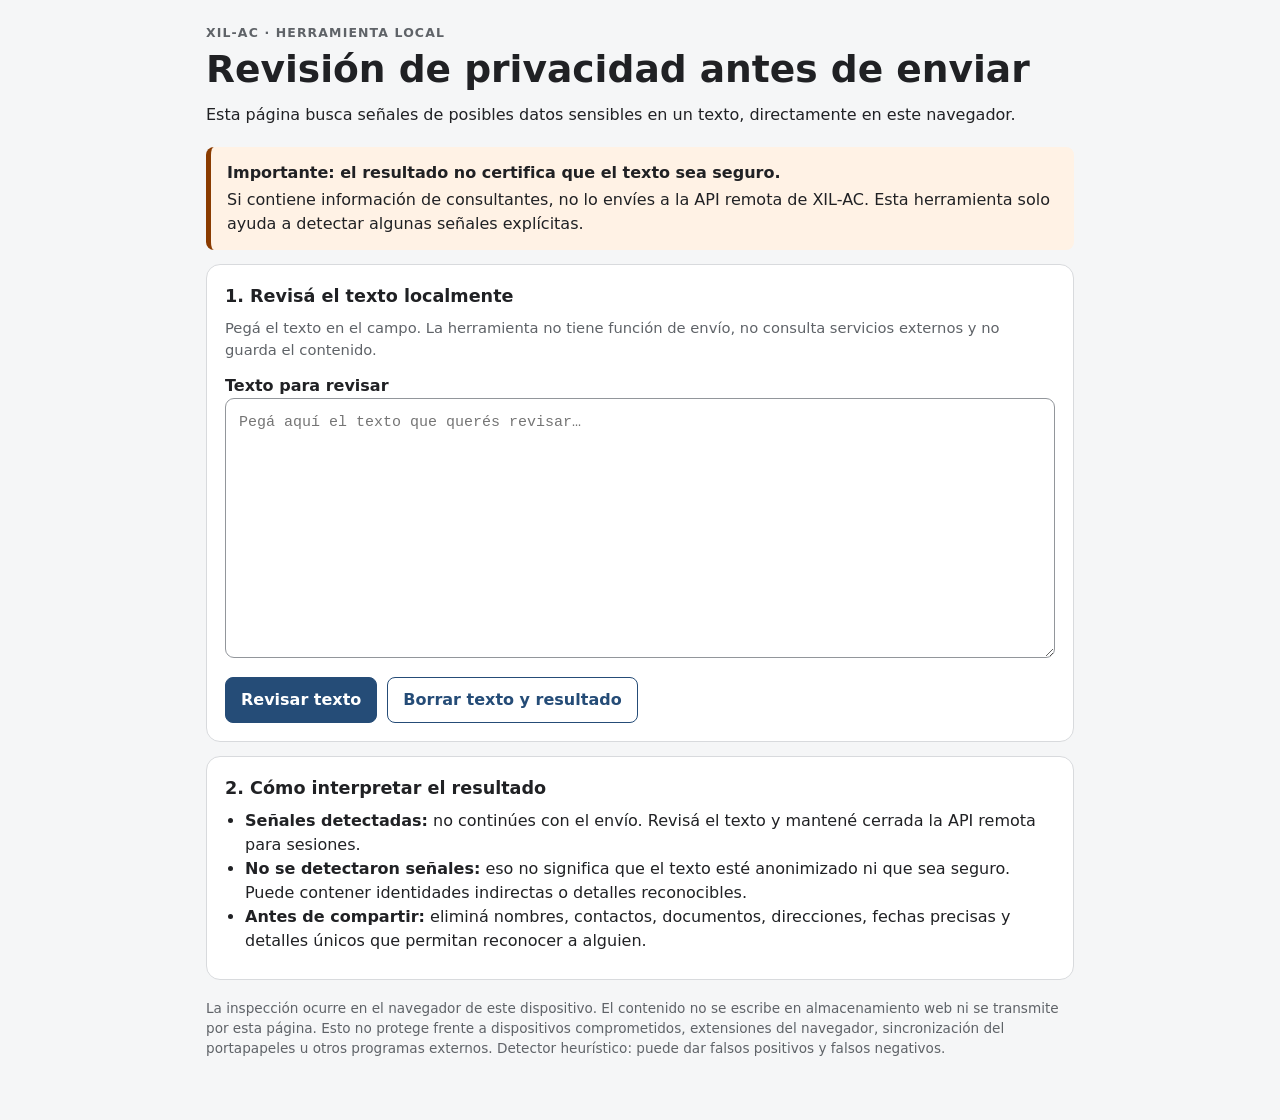
<file: local-privacy-review/index.html>
<!doctype html>
<html lang="es">
<head>
<meta charset="utf-8">
<meta name="viewport" content="width=device-width, initial-scale=1">
<meta name="referrer" content="no-referrer">
<meta http-equiv="Content-Security-Policy" content="default-src 'none'; style-src 'unsafe-inline'; script-src 'unsafe-inline'; base-uri 'none'; form-action 'none'; connect-src 'none'; img-src 'none'; font-src 'none'; media-src 'none'; object-src 'none'; frame-src 'none'">
<title>XIL-AC · Revisión local de privacidad</title>
<style>
:root{color-scheme:light;--ink:#202124;--muted:#5f6368;--line:#d8dadd;--paper:#fff;--wash:#f5f6f7;--warn:#8a3b00;--warnbg:#fff2e5;--ok:#215b36;--okbg:#eaf5ee;--blue:#254c77}
*{box-sizing:border-box}body{margin:0;background:var(--wash);color:var(--ink);font:16px/1.5 system-ui,-apple-system,BlinkMacSystemFont,"Segoe UI",sans-serif}
main{max-width:900px;margin:0 auto;padding:24px 16px 48px}.top{margin-bottom:20px}.eyebrow{font-size:.78rem;letter-spacing:.09em;text-transform:uppercase;color:var(--muted);font-weight:700}
h1{font-size:clamp(1.65rem,5vw,2.35rem);line-height:1.15;margin:.35rem 0 .7rem}h2{font-size:1.1rem;margin:0 0 .5rem}
p{margin:.4rem 0 .8rem}.panel{background:var(--paper);border:1px solid var(--line);border-radius:14px;padding:18px;margin:14px 0}
.notice{border-left:5px solid var(--warn);background:var(--warnbg);padding:14px 16px;border-radius:8px}.notice strong{display:block;margin-bottom:3px}
textarea{width:100%;min-height:260px;resize:vertical;border:1px solid #92969b;border-radius:9px;padding:13px;font:15px/1.5 ui-monospace,SFMono-Regular,Consolas,monospace;background:#fff;color:#171717}
textarea:focus,button:focus-visible{outline:3px solid #7aa7d9;outline-offset:2px}.actions{display:flex;gap:10px;flex-wrap:wrap;margin-top:12px}
button{border:1px solid var(--blue);border-radius:8px;padding:10px 15px;font:inherit;font-weight:650;cursor:pointer;background:var(--blue);color:white}button.secondary{background:white;color:var(--blue)}
.result{margin-top:16px;padding:15px;border-radius:9px;border:1px solid var(--line);background:white}.result.high,.result.medium{border-color:#d28a50;background:var(--warnbg)}.result.none{border-color:#75a487;background:var(--okbg)}
.pill{display:inline-block;border:1px solid currentColor;border-radius:99px;padding:2px 9px;font-size:.82rem;font-weight:700;margin-bottom:7px}
ul{padding-left:1.25rem;margin:.45rem 0}.muted{color:var(--muted);font-size:.92rem}.privacy{font-weight:650}.foot{font-size:.85rem;color:var(--muted);margin-top:18px}
[hidden]{display:none!important}
</style>
</head>
<body>
<main>
<header class="top">
  <div class="eyebrow">XIL-AC · herramienta local</div>
  <h1>Revisión de privacidad antes de enviar</h1>
  <p>Esta página busca señales de posibles datos sensibles en un texto, directamente en este navegador.</p>
</header>
<section class="notice" role="note" aria-label="Advertencia de privacidad">
  <strong>Importante: el resultado no certifica que el texto sea seguro.</strong>
  Si contiene información de consultantes, no lo envíes a la API remota de XIL-AC. Esta herramienta solo ayuda a detectar algunas señales explícitas.
</section>
<section class="panel">
  <h2>1. Revisá el texto localmente</h2>
  <p class="muted">Pegá el texto en el campo. La herramienta no tiene función de envío, no consulta servicios externos y no guarda el contenido.</p>
  <label for="source" class="privacy">Texto para revisar</label>
  <textarea id="source" spellcheck="false" autocomplete="off" autocapitalize="off" placeholder="Pegá aquí el texto que querés revisar…"></textarea>
  <div class="actions">
    <button id="scan" type="button">Revisar texto</button>
    <button id="clear" type="button" class="secondary">Borrar texto y resultado</button>
  </div>
  <div id="result" class="result" role="status" aria-live="polite" hidden></div>
</section>
<section class="panel">
  <h2>2. Cómo interpretar el resultado</h2>
  <ul>
    <li><strong>Señales detectadas:</strong> no continúes con el envío. Revisá el texto y mantené cerrada la API remota para sesiones.</li>
    <li><strong>No se detectaron señales:</strong> eso no significa que el texto esté anonimizado ni que sea seguro. Puede contener identidades indirectas o detalles reconocibles.</li>
    <li><strong>Antes de compartir:</strong> eliminá nombres, contactos, documentos, direcciones, fechas precisas y detalles únicos que permitan reconocer a alguien.</li>
  </ul>
</section>
<p class="foot">La inspección ocurre en el navegador de este dispositivo. El contenido no se escribe en almacenamiento web ni se transmite por esta página. Esto no protege frente a dispositivos comprometidos, extensiones del navegador, sincronización del portapapeles u otros programas externos. Detector heurístico: puede dar falsos positivos y falsos negativos.</p>
</main>
<script>
"use strict";
const rules = [
  ["correo electrónico", /\b[A-Z0-9._%+-]+@[A-Z0-9.-]+\.[A-Z]{2,}\b/i, "identificador directo"],
  ["teléfono con formato", /(?<!\w)(?:\+\d{1,3}[\s.-]?)?\(?\d{2,4}\)?[\s.-]\d{3,4}[\s.-]?\d{3,4}(?!\w)/i, "identificador directo"],
  ["documento etiquetado", /\b(?:DNI|CUIL|CUIT|documento|pasaporte)\s*(?:n(?:ro|úm(?:ero)?)?\.?\s*)?[:#-]?\s*[A-Z0-9.-]{6,}\b/i, "identificador directo"],
  ["nombre etiquetado", /\b(?:nombre completo|nombre y apellido|nombre del consultante|consultante|paciente)\s*[:=]\s*[^\n,;]{2,80}/i, "identificador directo"],
  ["domicilio etiquetado", /\b(?:domicilio|direcci[oó]n|vive en|reside en)\s*[:=]?\s*[^\n,;]{5,100}/i, "ubicación personal"],
  ["fecha de nacimiento", /\b(?:fecha de nacimiento|naci[oó] el|nacimiento)\s*[:=]?\s*\d{1,4}[/-]\d{1,2}[/-]\d{1,4}/i, "dato personal"],
  ["información de salud", /\b(?:diagn[oó]stico|medicaci[oó]n|medicamento|psiquiatra|psic[oó]logo|historia cl[ií]nica|internaci[oó]n|tratamiento psicol[oó]gico|salud mental)\b/i, "información de salud"],
  ["violencia o abuso", /\b(?:abuso sexual|violencia sexual|violencia dom[eé]stica|maltrato infantil|agresi[oó]n sexual|trata de personas)\b/i, "información de alta sensibilidad"],
  ["riesgo autolesivo", /\b(?:suicidio|suicida|autolesi[oó]n|hacerme da[nñ]o|quitarme la vida)\b/i, "información de alta sensibilidad"],
  ["sexualidad o intimidad", /\b(?:orientaci[oó]n sexual|vida sexual|relaci[oó]n sexual|aborto|embarazo no deseado)\b/i, "información íntima"],
  ["adicciones", /\b(?:adicci[oó]n|consumo problem[aá]tico|dependencia de sustancias|rehabilitaci[oó]n)\b/i, "información de salud"]
];
const source = document.getElementById("source");
const result = document.getElementById("result");
document.getElementById("scan").addEventListener("click", () => {
  const text = source.value;
  result.hidden = false;
  result.replaceChildren();
  if (!text.trim()) {
    result.className = "result medium";
    const title = document.createElement("strong");
    title.textContent = "No se puede evaluar un texto vacío.";
    const detail = document.createElement("p");
    detail.textContent = "Pegá el contenido que querés revisar. No ingreses información que no sea necesaria.";
    result.append(title, detail);
    return;
  }
  const findings = rules.filter(rule => rule[1].test(text));
  const hasHighSensitivity = findings.some(f => f[2] === "información de alta sensibilidad");
  const hasDirectIdentifier = findings.some(f => f[2] === "identificador directo");
  const hasSensitiveContext = findings.some(f =>
    ["información de salud", "información íntima", "ubicación personal"].includes(f[2])
  );
  const high = hasHighSensitivity || (hasDirectIdentifier && hasSensitiveContext);
  result.className = "result " + (findings.length ? (high ? "high" : "medium") : "none");
  const pill = document.createElement("span");
  pill.className = "pill";
  pill.textContent = findings.length ? (high ? "RIESGO ELEVADO" : "REVISIÓN NECESARIA") : "SIN SEÑALES EXPLÍCITAS";
  const heading = document.createElement("h2");
  heading.textContent = findings.length ? "Se detectaron posibles datos sensibles" : "No se detectaron señales en las reglas disponibles";
  const detail = document.createElement("p");
  detail.textContent = findings.length
    ? "No envíes este contenido a la API remota. El resultado muestra tipos de señales, no los fragmentos coincidentes."
    : "Esto no demuestra que el texto sea anónimo ni seguro. Revisá también nombres implícitos, lugares, fechas, relaciones y detalles únicos.";
  result.append(pill, heading, detail);
  if (findings.length) {
    const list = document.createElement("ul");
    [...new Set(findings.map(f => f[0]))].forEach(label => {
      const item = document.createElement("li");
      item.textContent = label;
      list.append(item);
    });
    result.append(list);
  }
});
document.getElementById("clear").addEventListener("click", () => {
  source.value = "";
  result.replaceChildren();
  result.hidden = true;
  source.focus();
});
</script>
</body>
</html>
</file>
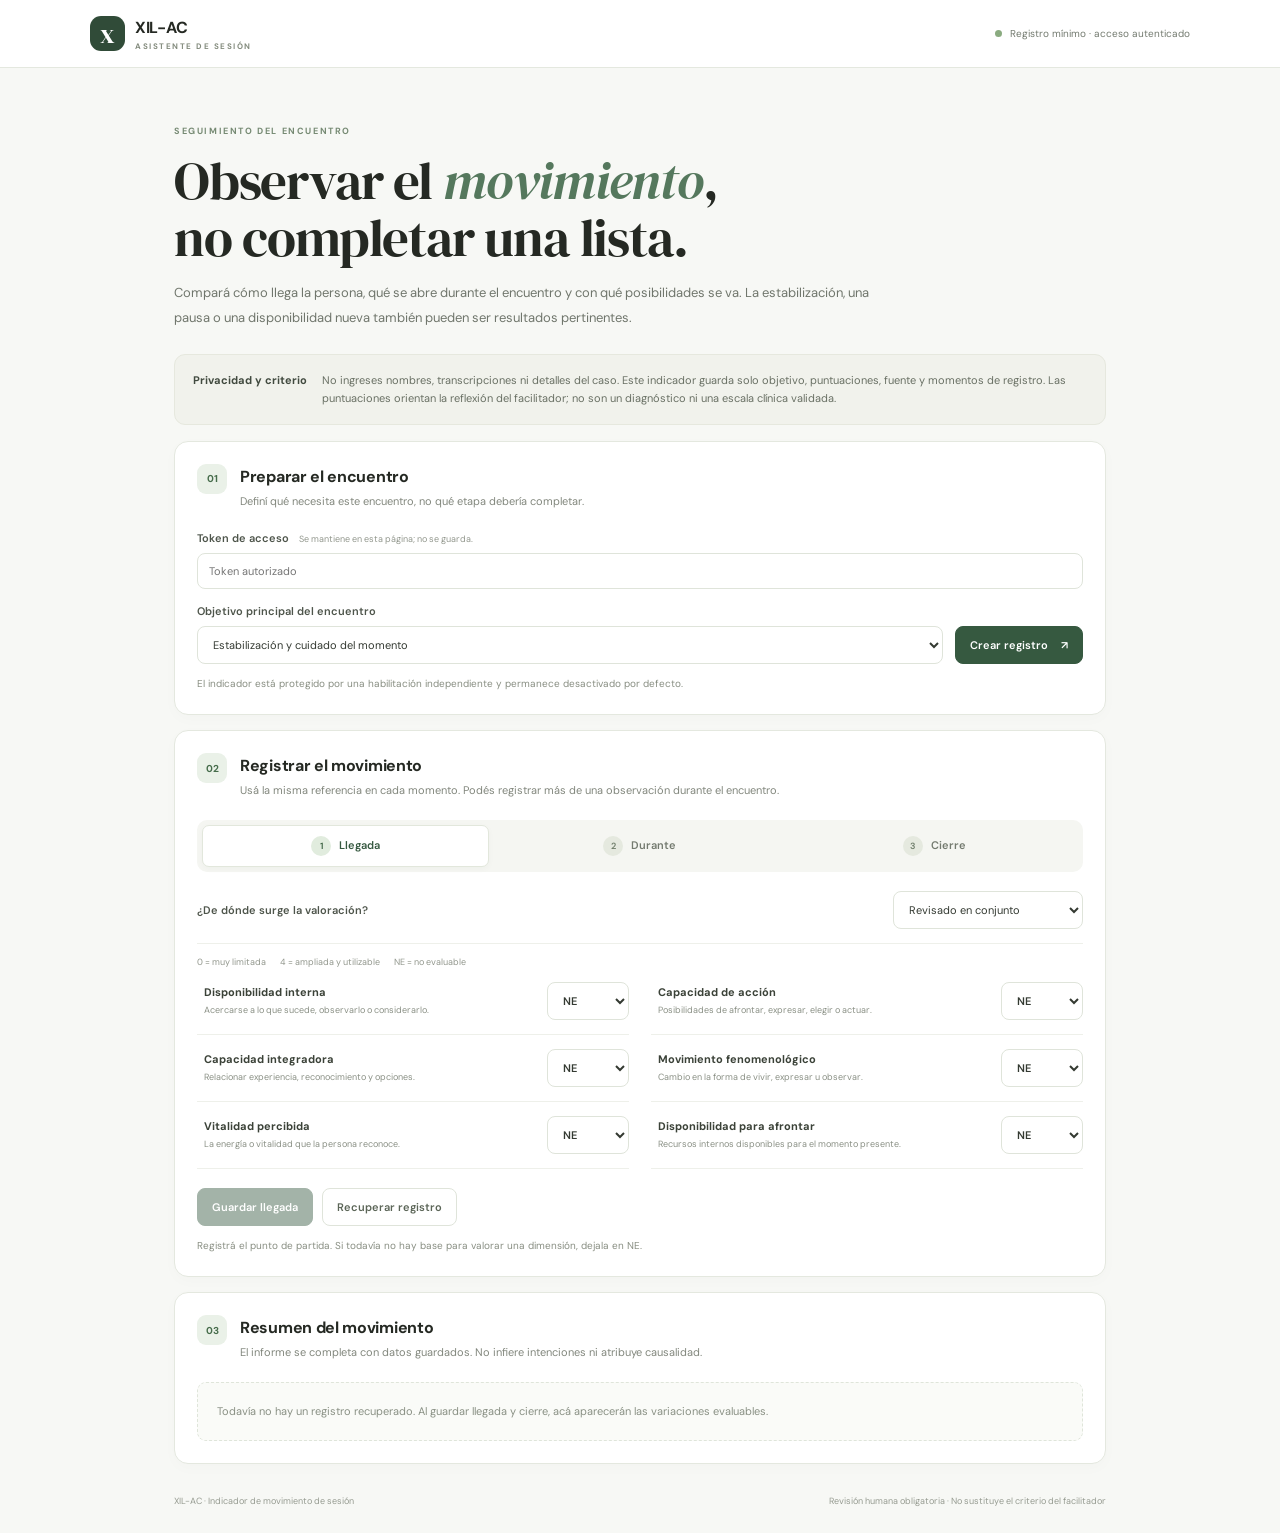
<file: frontend/session-movement/index.html>
<!doctype html>
<html lang="es">
<head>
  <meta charset="utf-8">
  <meta name="viewport" content="width=device-width, initial-scale=1">
  <meta name="color-scheme" content="light">
  <meta name="description" content="Indicador de disponibilidad, energía y movimiento de sesión de XIL-AC.">
  <title>Movimiento de sesión · XIL-AC</title>
  <link rel="stylesheet" href="./styles.css">
</head>
<body>
  <div class="shell">
    <header class="topbar">
      <a class="brand" href="/session-movement/" aria-label="XIL-AC indicador de sesión"><span class="brand-mark">x</span><span>XIL-AC <small>ASISTENTE DE SESIÓN</small></span></a>
      <span class="privacy"><span class="dot"></span> Registro mínimo · acceso autenticado</span>
    </header>
    <main>
      <section class="intro">
        <p class="eyebrow">SEGUIMIENTO DEL ENCUENTRO</p>
        <h1>Observar el <em>movimiento</em>,<br>no completar una lista.</h1>
        <p class="lede">Compará cómo llega la persona, qué se abre durante el encuentro y con qué posibilidades se va. La estabilización, una pausa o una disponibilidad nueva también pueden ser resultados pertinentes.</p>
      </section>

      <section class="notice" role="note">
        <strong>Privacidad y criterio</strong>
        <span>No ingreses nombres, transcripciones ni detalles del caso. Este indicador guarda solo objetivo, puntuaciones, fuente y momentos de registro. Las puntuaciones orientan la reflexión del facilitador; no son un diagnóstico ni una escala clínica validada.</span>
      </section>

      <section class="panel setup" aria-labelledby="setupTitle">
        <div class="section-heading"><span class="step">01</span><div><h2 id="setupTitle">Preparar el encuentro</h2><p>Definí qué necesita este encuentro, no qué etapa debería completar.</p></div></div>
        <label for="token">Token de acceso <span>Se mantiene en esta página; no se guarda.</span></label>
        <input id="token" type="password" autocomplete="off" placeholder="Token autorizado" required>
        <div class="field-row">
          <div class="field">
            <label for="objective">Objetivo principal del encuentro</label>
            <select id="objective">
              <option value="stabilization">Estabilización y cuidado del momento</option>
              <option value="availability">Construir disponibilidad interna</option>
              <option value="exploration">Explorar y diferenciar la experiencia</option>
              <option value="integration">Integrar lo reconocido</option>
              <option value="action">Ampliar posibilidades de acción</option>
              <option value="other">Otro objetivo contextual</option>
            </select>
          </div>
          <button class="primary" id="start" type="button">Crear registro <span>↗</span></button>
        </div>
        <div class="session-id-row" id="sessionIdRow" hidden>
          <div><span class="micro-label">IDENTIFICADOR DEL REGISTRO</span><code id="sessionId"></code></div>
          <button class="secondary" id="copyId" type="button">Copiar identificador</button>
        </div>
        <p class="helper" id="setupStatus" aria-live="polite">El indicador está protegido por una habilitación independiente y permanece desactivado por defecto.</p>
      </section>

      <section class="panel" aria-labelledby="measureTitle">
        <div class="section-heading"><span class="step">02</span><div><h2 id="measureTitle">Registrar el movimiento</h2><p>Usá la misma referencia en cada momento. Podés registrar más de una observación durante el encuentro.</p></div></div>
        <div class="phase-tabs" role="group" aria-label="Momento del encuentro">
          <button class="phase active" data-phase="arrival" type="button"><span>1</span> Llegada</button>
          <button class="phase" data-phase="during" type="button"><span>2</span> Durante</button>
          <button class="phase" data-phase="closing" type="button"><span>3</span> Cierre</button>
        </div>
        <div class="source-row">
          <label for="source">¿De dónde surge la valoración?</label>
          <select id="source">
            <option value="jointly_reviewed">Revisado en conjunto</option>
            <option value="consultante_self_report">Autorreporte del consultante</option>
            <option value="facilitator_observation">Observación del facilitador</option>
          </select>
        </div>
        <div class="scale-intro"><span>0 = muy limitada</span><span>4 = ampliada y utilizable</span><span>NE = no evaluable</span></div>
        <div class="metrics">
          <label class="metric"><span><strong>Disponibilidad interna</strong><small>Acercarse a lo que sucede, observarlo o considerarlo.</small></span><select data-metric="availability" aria-label="Disponibilidad interna"></select></label>
          <label class="metric"><span><strong>Capacidad de acción</strong><small>Posibilidades de afrontar, expresar, elegir o actuar.</small></span><select data-metric="action_capacity" aria-label="Capacidad de acción"></select></label>
          <label class="metric"><span><strong>Capacidad integradora</strong><small>Relacionar experiencia, reconocimiento y opciones.</small></span><select data-metric="integration_capacity" aria-label="Capacidad integradora"></select></label>
          <label class="metric"><span><strong>Movimiento fenomenológico</strong><small>Cambio en la forma de vivir, expresar u observar.</small></span><select data-metric="phenomenological_movement" aria-label="Movimiento fenomenológico"></select></label>
          <label class="metric"><span><strong>Vitalidad percibida</strong><small>La energía o vitalidad que la persona reconoce.</small></span><select data-metric="vitality_energy" aria-label="Vitalidad percibida"></select></label>
          <label class="metric"><span><strong>Disponibilidad para afrontar</strong><small>Recursos internos disponibles para el momento presente.</small></span><select data-metric="coping_availability" aria-label="Disponibilidad para afrontar"></select></label>
        </div>
        <div class="actions">
          <button class="primary" id="saveSnapshot" type="button" disabled>Guardar llegada</button>
          <button class="secondary" id="refresh" type="button">Recuperar registro</button>
        </div>
        <p class="helper" id="measureStatus" aria-live="polite">Primero creá el registro y después guardá la valoración de llegada.</p>
      </section>

      <section class="panel report" aria-labelledby="reportTitle">
        <div class="section-heading"><span class="step">03</span><div><h2 id="reportTitle">Resumen del movimiento</h2><p>El informe se completa con datos guardados. No infiere intenciones ni atribuye causalidad.</p></div></div>
        <div class="empty-report" id="emptyReport">Todavía no hay un registro recuperado. Al guardar llegada y cierre, acá aparecerán las variaciones evaluables.</div>
        <div id="reportContent" hidden>
          <div class="report-summary" id="reportSummary"></div>
          <div class="chart" id="chart" aria-label="Comparación entre llegada y cierre"></div>
          <div class="report-notice" id="reportNotice"></div>
          <div class="actions"><button class="primary" id="copyReport" type="button">Copiar bloque para informe</button><button class="secondary" id="downloadReport" type="button">Guardar resumen JSON</button></div>
        </div>
      </section>
      <footer><span>XIL-AC · Indicador de movimiento de sesión</span><span>Revisión humana obligatoria · No sustituye el criterio del facilitador</span></footer>
    </main>
  </div>
  <div id="toast" class="toast" role="status" aria-live="polite"></div>
  <script src="./app.js" defer></script>
</body>
</html>
</file>
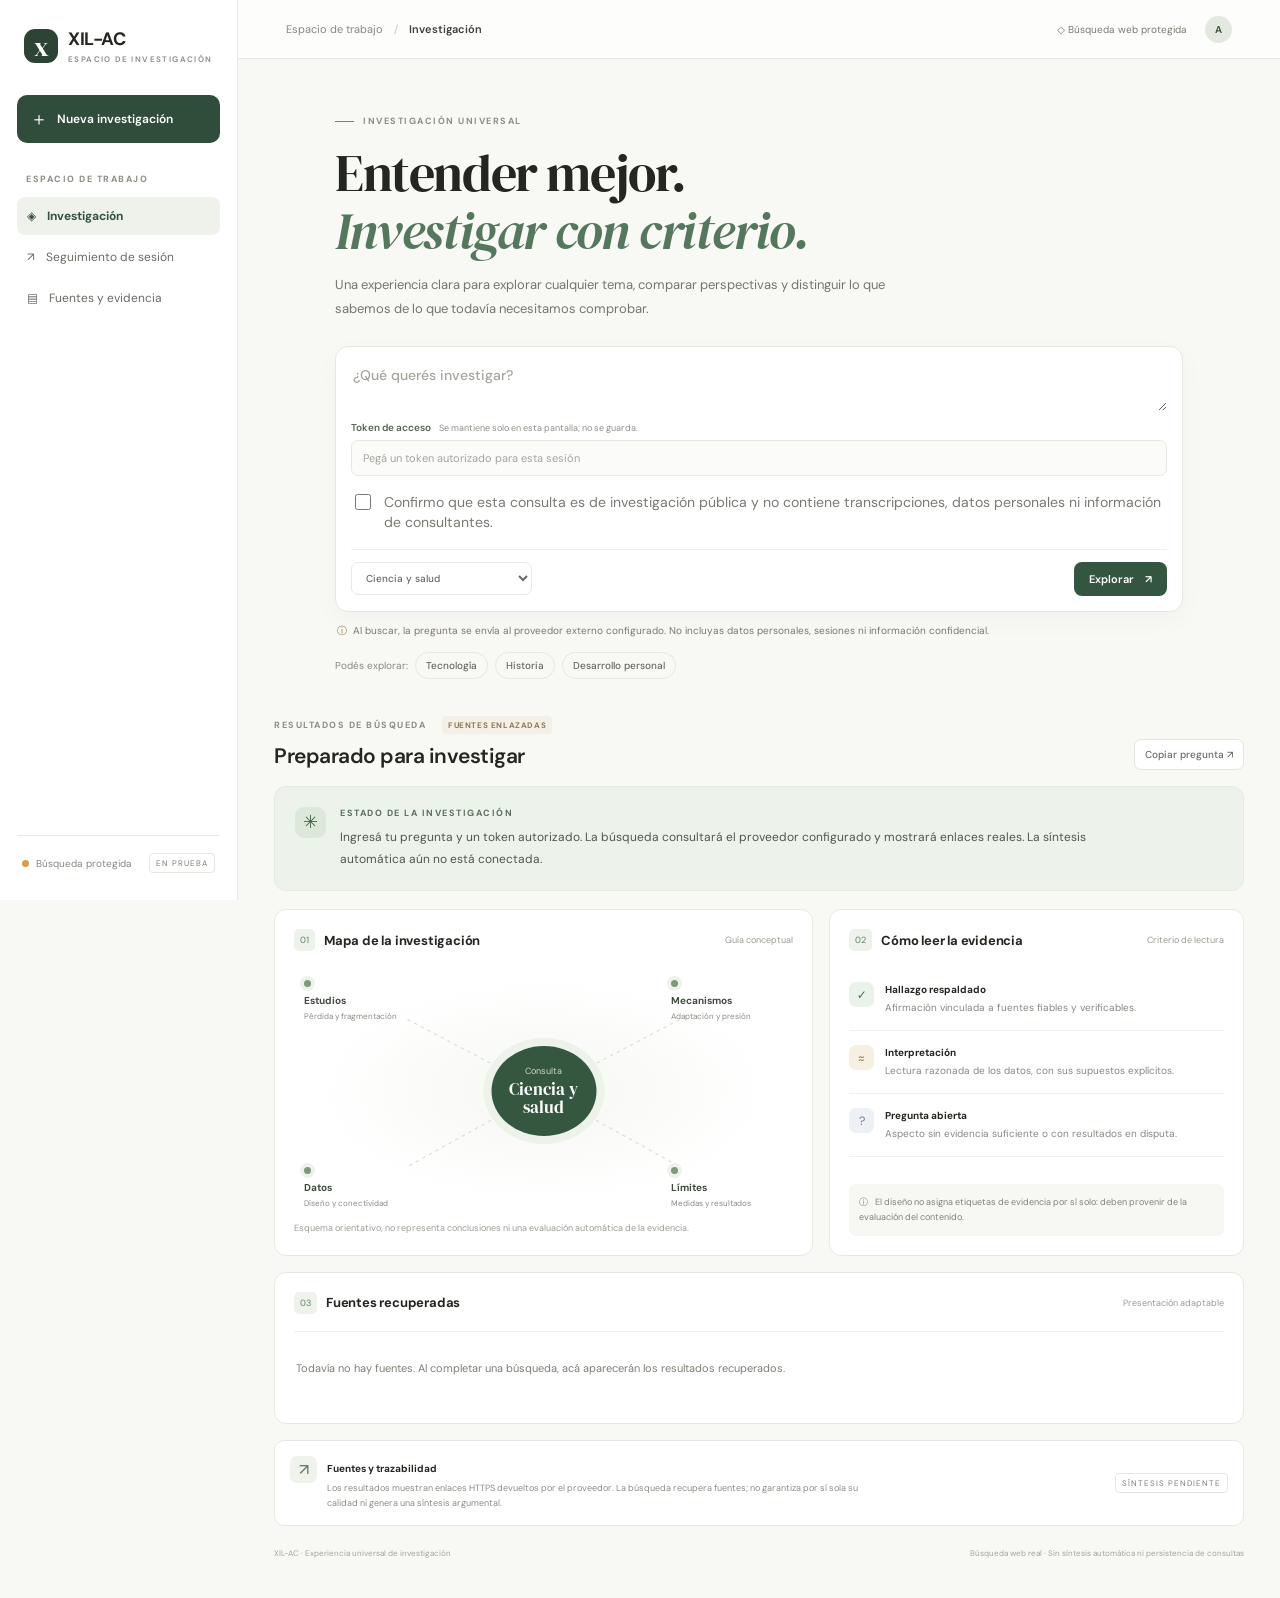
<file: frontend/universal-research/index.html>
<!doctype html>
<html lang="es">
<head>
  <meta charset="utf-8">
  <meta name="viewport" content="width=device-width, initial-scale=1">
  <meta name="color-scheme" content="light">
  <meta name="description" content="Prototipo de la experiencia universal de investigación de XIL-AC.">
  <title>Investigación · XIL-AC</title>
  <link rel="stylesheet" href="./styles.css">
</head>
<body>
  <div class="app-shell">
    <aside class="sidebar" aria-label="Navegación principal">
      <a class="brand" href="#" aria-label="XIL-AC inicio"><span class="brand-mark">x</span><span>XIL-AC<small>ESPACIO DE INVESTIGACIÓN</small></span></a>
      <button class="new-research" id="newResearch" type="button"><span aria-hidden="true">＋</span> Nueva investigación</button>
      <div class="side-label">ESPACIO DE TRABAJO</div>
      <a class="nav-item active" href="#research"><span aria-hidden="true">◈</span> Investigación</a>
      <a class="nav-item" href="/session-movement/"><span aria-hidden="true">↗</span> Seguimiento de sesión</a>
      <a class="nav-item" href="#sources"><span aria-hidden="true">▤</span> Fuentes y evidencia</a>
      <div class="sidebar-bottom"><span class="status-dot"></span><span>Búsqueda protegida</span><span class="status-pill">EN PRUEBA</span></div>
    </aside>

    <main id="research" class="main-content">
      <header class="topbar"><div class="breadcrumb">Espacio de trabajo <span>/</span> <strong>Investigación</strong></div><div class="topbar-right"><span class="private-label"><span aria-hidden="true">◇</span> Búsqueda web protegida</span><span class="avatar" aria-label="Usuario">A</span></div></header>
      <section class="welcome">
        <div class="eyebrow"><span class="eyebrow-line"></span> INVESTIGACIÓN UNIVERSAL</div>
        <h1>Entender mejor.<br><em>Investigar con criterio.</em></h1>
        <p class="intro">Una experiencia clara para explorar cualquier tema, comparar perspectivas y distinguir lo que sabemos de lo que todavía necesitamos comprobar.</p>
        <form id="researchForm" class="search-panel">
          <label class="sr-only" for="researchQuestion">¿Qué querés investigar?</label>
          <textarea id="researchQuestion" rows="2" placeholder="¿Qué querés investigar?" required></textarea>
          <label class="access-label" for="accessToken">Token de acceso <span>Se mantiene solo en esta pantalla; no se guarda.</span></label>
          <input id="accessToken" class="access-token" type="password" autocomplete="off" spellcheck="false" placeholder="Pegá un token autorizado para esta sesión" required>
          <label class="privacy-confirmation"><input id="confirmPublicQuery" type="checkbox" required> Confirmo que esta consulta es de investigación pública y no contiene transcripciones, datos personales ni información de consultantes.</label><div class="search-controls"><label class="select-wrap"><span class="sr-only">Área de investigación</span><select id="domain"><option value="science">Ciencia y salud</option><option value="history">Historia y cultura</option><option value="technology">Tecnología</option><option value="business">Negocios y estrategia</option><option value="education">Educación y conceptos</option><option value="cfe">Desarrollo personal y CFE</option></select></label><button class="primary-button" type="submit">Explorar <span aria-hidden="true">↗</span></button></div>
        </form>
        <p class="privacy-hint">Al buscar, la pregunta se envía al proveedor externo configurado. No incluyas datos personales, sesiones ni información confidencial.</p>
        <div class="suggestions"><span>Podés explorar:</span><button type="button" data-prompt="Comparar dos tecnologías emergentes">Tecnología</button><button type="button" data-prompt="Investigar un acontecimiento histórico y sus fuentes">Historia</button><button type="button" data-prompt="Analizar distintas perspectivas sobre una pregunta humana">Desarrollo personal</button></div>
      </section>

      <section class="results" aria-live="polite" aria-busy="false" id="results">
        <div class="results-heading"><div><div class="eyebrow">RESULTADOS DE BÚSQUEDA <span class="demo-tag">FUENTES ENLAZADAS</span></div><h2 id="resultTitle">Preparado para investigar</h2></div><button class="quiet-button" id="copySummary" type="button">Copiar pregunta <span aria-hidden="true">↗</span></button></div>
        <div class="summary-card">
          <div class="summary-icon" aria-hidden="true">✳</div>
          <div><div class="card-kicker">ESTADO DE LA INVESTIGACIÓN</div><p id="summaryText">Ingresá tu pregunta y un token autorizado. La búsqueda consultará el proveedor configurado y mostrará enlaces reales. La síntesis automática aún no está conectada.</p></div>
        </div>

        <div class="content-grid">
          <article class="panel overview-panel"><div class="panel-heading"><div><span class="panel-index">01</span><h3>Mapa de la investigación</h3></div><span class="subtle">Guía conceptual</span></div>
            <div class="topic-map" id="topicMap">
              <div class="topic-center"><span>Consulta</span><strong>Tu<br>pregunta</strong></div>
              <div class="topic-node node-one"><span class="node-dot"></span><strong>Hábitats</strong><small>Pérdida y fragmentación</small></div>
              <div class="topic-node node-two"><span class="node-dot"></span><strong>Especies</strong><small>Adaptación y presión</small></div>
              <div class="topic-node node-three"><span class="node-dot"></span><strong>Planificación</strong><small>Diseño y conectividad</small></div>
              <div class="topic-node node-four"><span class="node-dot"></span><strong>Conservación</strong><small>Medidas y resultados</small></div>
              <svg class="map-lines" viewBox="0 0 600 290" preserveAspectRatio="none" aria-hidden="true"><line x1="300" y1="145" x2="135" y2="60"/><line x1="300" y1="145" x2="465" y2="60"/><line x1="300" y1="145" x2="135" y2="235"/><line x1="300" y1="145" x2="465" y2="235"/></svg>
            </div>
            <p class="visual-caption">Esquema orientativo, no representa conclusiones ni una evaluación automática de la evidencia.</p>
          </article>
          <article class="panel evidence-panel"><div class="panel-heading"><div><span class="panel-index">02</span><h3>Cómo leer la evidencia</h3></div><span class="subtle">Criterio de lectura</span></div>
            <div class="evidence-row"><span class="evidence-symbol verified">✓</span><div><strong>Hallazgo respaldado</strong><p>Afirmación vinculada a fuentes fiables y verificables.</p></div></div>
            <div class="evidence-row"><span class="evidence-symbol interpretation">≈</span><div><strong>Interpretación</strong><p>Lectura razonada de los datos, con sus supuestos explícitos.</p></div></div>
            <div class="evidence-row"><span class="evidence-symbol open">?</span><div><strong>Pregunta abierta</strong><p>Aspecto sin evidencia suficiente o con resultados en disputa.</p></div></div>
            <div class="evidence-note"><span aria-hidden="true">ⓘ</span> El diseño no asigna etiquetas de evidencia por sí solo: deben provenir de la evaluación del contenido.</div>
          </article>
        </div>

        <section class="panel findings-panel"><div class="panel-heading"><div><span class="panel-index">03</span><h3>Fuentes recuperadas</h3></div><span class="subtle">Presentación adaptable</span></div>
          <div class="finding-list" id="findingList"><p class="empty-state">Todavía no hay fuentes. Al completar una búsqueda, acá aparecerán los resultados recuperados.</p></div>
        </section>
        <section id="sources" class="sources-footer"><div><span class="source-icon" aria-hidden="true">↗</span><div><strong>Fuentes y trazabilidad</strong><p>Los resultados muestran enlaces HTTPS devueltos por el proveedor. La búsqueda recupera fuentes; no garantiza por sí sola su calidad ni genera una síntesis argumental.</p></div></div><span class="status-pill">SÍNTESIS PENDIENTE</span></section>
        <footer><span>XIL-AC · Experiencia universal de investigación</span><span>Búsqueda web real · Sin síntesis automática ni persistencia de consultas</span></footer>
      </section>
    </main>
  </div>
  <div id="toast" class="toast" role="status" aria-live="polite"></div>
  <script src="./app.js" defer></script>
</body>
</html>
</file>
<file: frontend/session-movement/styles.css>
@import url('https://fonts.googleapis.com/css2?family=DM+Sans:wght@400;500;600;700&family=DM+Serif+Display:ital@0;1&display=swap');
:root{font-family:"DM Sans",system-ui,sans-serif;color:#252923;background:#f7f8f5;font-synthesis:none;text-rendering:optimizeLegibility;--ink:#252923;--muted:#73796f;--line:#e4e8df;--green:#3c6048;--pale:#edf3eb;--serif:"DM Serif Display",Georgia,serif}
*{box-sizing:border-box}body{margin:0;min-width:320px;background:#f7f8f5}.shell{min-height:100vh}.topbar{height:68px;display:flex;align-items:center;justify-content:space-between;padding:0 max(22px,calc((100vw - 1100px)/2));background:#fff;border-bottom:1px solid var(--line)}.brand{display:flex;gap:10px;align-items:center;text-decoration:none;color:var(--ink);font-weight:700;letter-spacing:-.3px}.brand-mark{width:35px;height:35px;border-radius:11px;background:#304b38;color:#fff;display:grid;place-items:center;font:26px var(--serif)}.brand small{display:block;font:700 8px "DM Sans",sans-serif;letter-spacing:1.5px;color:#838b7d;margin-top:3px}.privacy{font-size:10px;color:#737a6f;display:flex;align-items:center;gap:8px}.dot{width:7px;height:7px;border-radius:50%;background:#8aab80}main{max-width:980px;margin:auto;padding:0 24px}.intro{padding:48px 0 24px}.eyebrow,.micro-label{font-size:9px;letter-spacing:1.6px;font-weight:700;color:#768a73}.intro h1{font:400 clamp(37px,5vw,53px)/1.08 var(--serif);letter-spacing:-1.2px;margin:15px 0}.intro h1 em{color:#55785d}.lede{max-width:700px;font-size:13px;line-height:1.85;color:#70766c;margin:0}.notice{display:flex;gap:15px;padding:16px 18px;background:#f1f2ec;border:1px solid #e6e8de;border-radius:11px;font-size:11px;line-height:1.7;color:#697064;margin:0 0 16px}.notice strong{color:#414a3f;white-space:nowrap}.panel{background:#fff;border:1px solid var(--line);border-radius:14px;padding:22px;margin:15px 0;box-shadow:0 4px 15px #26372305}.section-heading{display:flex;gap:13px;align-items:flex-start;margin-bottom:21px}.step{display:grid;place-items:center;width:30px;height:30px;border-radius:9px;background:#eaf1e8;color:#466c4b;font-size:10px;font-weight:700;flex-shrink:0}.section-heading h2{font-size:16px;letter-spacing:-.3px;margin:2px 0 5px}.section-heading p{font-size:11px;line-height:1.65;color:#82877d;margin:0}.panel label{font-size:11px;font-weight:600;color:#4e554b;display:block}.panel label span{font-size:9px;font-weight:400;color:#92978d;margin-left:7px}.panel input,.panel select{font:inherit;font-size:11px;color:#343a32;background:#fff;border:1px solid #dfe4da;border-radius:8px;padding:10px 11px;outline-offset:2px}.panel input{width:100%;margin:8px 0 15px}.field-row{display:flex;align-items:end;gap:12px}.field{flex:1}.field select{display:block;width:100%;margin-top:8px}.primary,.secondary{font:600 11px "DM Sans",sans-serif;border-radius:8px;padding:11px 14px;cursor:pointer;transition:background .15s,border .15s}.primary{background:#365940;color:#fff;border:1px solid #365940}.primary:hover{background:#294632}.primary:disabled{opacity:.45;cursor:not-allowed}.primary span{margin-left:10px}.secondary{background:#fff;color:#5b6557;border:1px solid #dfe4da}.secondary:hover{background:#f5f7f2}.session-id-row{display:flex;justify-content:space-between;align-items:center;gap:12px;padding:13px 0 0;border-top:1px solid #eef0ea;margin-top:15px}.session-id-row code{display:block;font-size:10px;color:#44684b;overflow-wrap:anywhere;margin-top:6px}.helper{font-size:10px;line-height:1.6;color:#888e82;margin:12px 0 0}.phase-tabs{display:grid;grid-template-columns:repeat(3,1fr);gap:7px;background:#f5f6f2;padding:5px;border-radius:10px;margin-bottom:19px}.phase{border:1px solid transparent;background:transparent;border-radius:7px;padding:10px 8px;color:#737a6f;font:600 11px "DM Sans",sans-serif;cursor:pointer}.phase span{display:inline-grid;place-items:center;width:20px;height:20px;border-radius:50%;background:#e5e9df;color:#6e7c69;font-size:9px;margin-right:5px}.phase.active{background:#fff;border-color:#e2e7dc;color:#365940;box-shadow:0 2px 6px #26372308}.phase.active span{background:#e1ecde;color:#3c6343}.source-row{display:flex;align-items:center;justify-content:space-between;gap:12px;margin-bottom:14px}.source-row select{max-width:260px}.scale-intro{display:flex;gap:14px;flex-wrap:wrap;color:#92978d;font-size:9px;border-top:1px solid #eef0ea;padding-top:12px}.metrics{display:grid;grid-template-columns:1fr 1fr;gap:0 22px}.metric{display:flex!important;align-items:center;justify-content:space-between;gap:12px;border-bottom:1px solid #eef0ea;padding:14px 0}.metric strong{display:block;color:#3b4238;font-size:11px}.metric small{display:block;color:#8a9085;font-size:9px;font-weight:400;line-height:1.6;margin-top:4px;max-width:260px}.metric select{width:82px;flex-shrink:0}.actions{display:flex;flex-wrap:wrap;gap:9px;margin-top:19px}.report{margin-bottom:30px}.empty-report{border:1px dashed #dfe5da;border-radius:9px;padding:19px;color:#899084;font-size:11px;line-height:1.7;background:#fafbf8}.report-summary{display:flex;flex-wrap:wrap;gap:10px;margin-bottom:16px}.summary-chip{flex:1 1 135px;padding:12px;border-radius:9px;background:#f2f5ef;border:1px solid #e7ece3}.summary-chip span{display:block;color:#858c7f;font-size:9px;margin-bottom:6px}.summary-chip strong{font-size:12px;color:#3c6146}.chart{display:grid;gap:10px}.chart-row{display:grid;grid-template-columns:minmax(125px,1.1fr) 2fr minmax(95px,.7fr);gap:12px;align-items:center;padding:11px 0;border-bottom:1px solid #eef0ea}.chart-label strong{display:block;font-size:10px}.chart-label small{display:block;color:#90968b;font-size:9px;margin-top:4px}.bars{display:grid;gap:5px}.bar-line{display:flex;align-items:center;gap:6px;color:#838a7f;font-size:8px}.bar-track{height:7px;flex:1;background:#edf0e9;border-radius:8px;overflow:hidden}.bar-fill{height:100%;border-radius:8px;background:#8ba884}.bar-fill.final{background:#3e6748}.delta{font-size:10px;font-weight:700;text-align:right;color:#496b4c}.delta.negative{color:#9a7752}.delta.na{color:#93988f;font-weight:500}.report-notice{margin-top:16px;padding:12px 14px;background:#f7f7f3;border-radius:8px;color:#777e71;font-size:10px;line-height:1.7}.report-notice strong{color:#495344}.report-notice p{margin:0 0 6px}.report-notice p:last-child{margin-bottom:0}footer{display:flex;justify-content:space-between;gap:12px;padding:0 0 25px;color:#969b91;font-size:9px;line-height:1.6}.toast{position:fixed;left:50%;bottom:20px;transform:translate(-50%,10px);opacity:0;pointer-events:none;background:#263e2d;color:white;border-radius:9px;padding:11px 15px;font-size:11px;box-shadow:0 5px 18px #0002;transition:opacity .15s,transform .15s;z-index:5;max-width:calc(100vw - 30px)}.toast.visible{opacity:1;transform:translate(-50%,0)}[hidden]{display:none!important}:focus-visible{outline:3px solid #9ab899;outline-offset:3px}
@media(max-width:650px){.topbar{height:58px;padding:0 16px}.privacy{font-size:0}.privacy .dot{width:8px;height:8px}main{padding:0 15px}.intro{padding:36px 0 20px}.intro h1{font-size:39px}.lede{font-size:12px}.notice{display:block;padding:14px}.notice strong{display:block;margin-bottom:4px}.panel{padding:16px}.field-row{align-items:stretch;flex-direction:column}.field-row .primary{width:100%}.session-id-row{align-items:flex-start;flex-direction:column}.phase-tabs{gap:3px}.phase{font-size:10px;padding:9px 4px}.phase span{margin-right:3px;width:17px;height:17px}.source-row{align-items:flex-start;flex-direction:column}.source-row select{max-width:none;width:100%}.metrics{grid-template-columns:1fr}.metric{padding:12px 0}.chart-row{grid-template-columns:1fr 1.3fr 45px;gap:7px}.chart-label strong{font-size:9px}.chart-label small{font-size:8px}.delta{font-size:9px}footer{flex-direction:column;gap:5px}.scale-intro{gap:7px 12px}}
@media(prefers-reduced-motion:reduce){*,*::before,*::after{transition:none!important}}
</file>
<file: frontend/universal-research/styles.css>
@import url('https://fonts.googleapis.com/css2?family=DM+Sans:wght@400;500;600;700&family=DM+Serif+Display:ital@0;1&display=swap');
:root{font-family:"DM Sans",Inter,system-ui,-apple-system,BlinkMacSystemFont,"Segoe UI",sans-serif;color:#242720;background:#f8f8f5;font-synthesis:none;text-rendering:optimizeLegibility;--ink:#242720;--muted:#777b72;--line:#e8e9e2;--green:#456b55;--pale:#edf2eb;--card:#fff;--serif:"DM Serif Display",Georgia,serif}*{box-sizing:border-box}body{margin:0;min-width:320px;background:#f8f8f5}.app-shell{min-height:100vh}.sidebar{width:238px;position:fixed;inset:0 auto 0 0;background:#fff;border-right:1px solid var(--line);padding:27px 17px;display:flex;flex-direction:column;z-index:3}.brand{display:flex;align-items:center;gap:10px;color:var(--ink);text-decoration:none;font-weight:700;letter-spacing:-.5px;font-size:18px;padding:0 7px 31px}.brand-mark{width:34px;height:34px;display:grid;place-items:center;background:#2d4435;color:#fff;border-radius:11px;font-family:var(--serif);font-size:26px}.brand small{display:block;font-size:8px;letter-spacing:1.4px;color:#888e83;font-weight:600;margin-top:3px}.new-research{border:0;background:#304c3b;color:#fff;padding:12px 13px;border-radius:10px;text-align:left;font-family:inherit;font-size:12px;font-weight:600;cursor:pointer;display:flex;gap:9px;align-items:center;margin-bottom:30px}.new-research span{font-size:18px}.side-label,.eyebrow,.card-kicker{font-size:9px;font-weight:700;letter-spacing:1.5px;color:#8a8e84}.side-label{padding:0 9px 12px}.nav-item{padding:11px 10px;border-radius:8px;color:#686d64;text-decoration:none;font-size:12px;display:flex;gap:11px;align-items:center;margin-bottom:3px}.nav-item.active{background:#eef2eb;color:#34533e;font-weight:700}.sidebar-bottom{margin-top:auto;border-top:1px solid var(--line);padding:17px 5px 0;display:flex;align-items:center;gap:7px;color:#858a80;font-size:10px}.status-dot{width:7px;height:7px;border-radius:50%;background:#d4a04c}.status-pill{font-size:8px;letter-spacing:1px;border:1px solid #e5e7df;color:#7a7e73;border-radius:4px;padding:4px 6px;margin-left:auto}.main-content{margin-left:238px;max-width:1600px}.topbar{height:59px;padding:0 48px;border-bottom:1px solid var(--line);display:flex;align-items:center;justify-content:space-between;background:rgba(255,255,255,.72)}.breadcrumb{font-size:11px;color:#858a80}.breadcrumb span{margin:0 8px;color:#c1c3bb}.breadcrumb strong{color:#3c4039;font-weight:600}.topbar-right{display:flex;align-items:center;gap:18px}.private-label{font-size:10px;color:#777d72}.avatar{width:27px;height:27px;border-radius:50%;display:grid;place-items:center;background:#e4e9df;color:#405a45;font-size:10px;font-weight:700}.welcome{max-width:920px;margin:0 auto;padding:56px 36px 37px}.eyebrow{display:flex;align-items:center;gap:9px}.eyebrow-line{width:19px;height:1px;background:#6d8a70}h1{font-family:var(--serif);font-size:clamp(36px,4.1vw,55px);font-weight:400;letter-spacing:-1.4px;line-height:1.1;margin:18px 0 13px}h1 em{color:#55775e;font-weight:400}.intro{max-width:580px;color:#73776e;font-size:13px;line-height:1.8;margin:0 0 26px}.search-panel{background:#fff;border:1px solid #e5e7df;border-radius:13px;padding:15px;box-shadow:0 8px 26px #283a2508}.search-panel textarea{width:100%;resize:vertical;border:0;outline:0;font-family:inherit;font-size:14px;line-height:1.6;font-weight:500;color:var(--ink);min-height:48px;background:transparent}.search-panel textarea::placeholder{color:#a2a69c}.search-controls{display:flex;align-items:center;justify-content:space-between;border-top:1px solid #f0f0eb;padding-top:12px;margin-top:7px}.select-wrap select{border:1px solid #e8e9e2;border-radius:7px;padding:8px 27px 8px 10px;background:#fff;color:#656b60;font-family:inherit;font-size:10px;font-weight:500;max-width:190px}.primary-button{border:0;background:#345640;color:#fff;border-radius:8px;padding:10px 15px;font-family:inherit;font-size:11px;font-weight:600;cursor:pointer}.primary-button span{margin-left:8px}.primary-button:hover,.new-research:hover{background:#263f30}.suggestions{display:flex;flex-wrap:wrap;gap:7px;align-items:center;margin-top:13px;font-size:10px;color:#858a80}.suggestions button{border:1px solid #e5e7df;background:transparent;border-radius:20px;padding:6px 10px;color:#656b60;font-family:inherit;font-size:10px;font-weight:500;cursor:pointer}.suggestions button:hover{background:#eef2eb}.results{max-width:1050px;margin:0 auto;padding:0 36px 40px}.results-heading{display:flex;justify-content:space-between;align-items:end;margin:0 0 16px}.results-heading h2{font-size:21px;letter-spacing:-.5px;margin:8px 0 0;font-weight:600}.demo-tag{font-size:8px;color:#8a7958;background:#f4f0e7;border-radius:4px;padding:4px 6px;margin-left:7px;letter-spacing:.6px}.quiet-button{border:1px solid #e4e6dd;border-radius:7px;padding:8px 10px;background:#fff;color:#666d61;font-family:inherit;font-size:10px;font-weight:500;cursor:pointer}.summary-card{display:flex;gap:14px;padding:20px;background:#edf2eb;border:1px solid #e4ebe1;border-radius:12px;margin-bottom:18px}.summary-icon{flex:0 0 31px;width:31px;height:31px;display:grid;place-items:center;border-radius:9px;background:#dce8da;color:#426749;font-size:18px}.card-kicker{color:#59725b}.summary-card p{font-size:12px;line-height:1.85;color:#4e594d;margin:7px 0 0;max-width:780px}.content-grid{display:grid;grid-template-columns:1.3fr 1fr;gap:16px}.panel{background:#fff;border:1px solid var(--line);border-radius:12px;padding:19px;min-width:0}.panel-heading{display:flex;align-items:center;justify-content:space-between;gap:12px;margin-bottom:17px}.panel-heading>div{display:flex;align-items:center;gap:9px}.panel-index{font-size:9px;color:#64816a;background:#edf2eb;border-radius:5px;padding:5px 6px}.panel h3{font-size:13px;margin:0;font-weight:700;letter-spacing:-.2px}.subtle{font-size:9px;color:#989c92}.topic-map{height:246px;position:relative;overflow:hidden;background:radial-gradient(ellipse at center,#f6f8f3 0,rgba(255,255,255,0) 65%);border-radius:8px}.map-lines{position:absolute;inset:0;width:100%;height:100%;stroke:#d6dfd3;stroke-width:1.4;stroke-dasharray:4 5}.topic-center{position:absolute;left:50%;top:50%;transform:translate(-50%,-50%);width:105px;height:90px;border-radius:50%;background:#355740;color:#fff;display:flex;flex-direction:column;align-items:center;justify-content:center;z-index:1;box-shadow:0 0 0 8px #edf2eb}.topic-center span{font-size:9px;opacity:.75;margin-bottom:4px}.topic-center strong{text-align:center;font-family:var(--serif);font-size:17px;line-height:1.05;font-weight:400}.topic-node{position:absolute;width:122px;display:flex;flex-direction:column;gap:4px;z-index:1}.topic-node strong{font-size:10px;color:#414b40}.topic-node small{font-size:8px;line-height:1.4;color:#878d82}.node-dot{width:7px;height:7px;border-radius:50%;background:#7d9a79;box-shadow:0 0 0 4px #edf2eb;margin-bottom:3px}.node-one{left:2%;top:5%}.node-two{right:0;top:5%}.node-three{left:2%;bottom:2%}.node-four{right:0;bottom:2%}.visual-caption{font-size:9px;line-height:1.6;color:#999e94;margin:7px 0 0}.evidence-panel{display:flex;flex-direction:column}.evidence-row{display:flex;gap:11px;padding:14px 0;border-bottom:1px solid #f0f1ec}.evidence-symbol{width:25px;height:25px;border-radius:7px;display:grid;place-items:center;flex-shrink:0;font-size:12px}.verified{color:#3e7650;background:#eaf3e9}.interpretation{color:#92703d;background:#f7f0e2}.open{color:#727b88;background:#edf0f4}.evidence-row strong{font-size:10px;display:block;margin:1px 0 4px}.evidence-row p{font-size:10px;line-height:1.6;color:#858a80;margin:0}.evidence-note{margin-top:auto;padding:11px 10px;background:#f7f7f3;border-radius:7px;color:#7e8379;font-size:9px;line-height:1.65}.evidence-note span{margin-right:5px}.findings-panel{margin-top:16px}.finding-list{border-top:1px solid #f0f1ec}.finding{width:100%;display:flex;align-items:flex-start;gap:13px;text-align:left;padding:15px 2px;background:#fff;border:0;border-bottom:1px solid #f0f1ec;cursor:pointer;color:var(--ink)}.finding-number{font-size:10px;color:#7e987d;padding-top:2px}.finding-copy{display:flex;flex-direction:column;gap:4px;flex:1}.finding-copy strong{font-size:11px}.finding-copy small{font-size:10px;color:#858a80;line-height:1.6}.finding-detail{display:none;margin-top:7px;max-width:680px;color:#656d61;font-size:11px;line-height:1.7}.finding[aria-expanded=true] .finding-detail{display:block}.chevron{font-size:17px;color:#788674;transition:transform .15s}.finding[aria-expanded=true] .chevron{transform:rotate(45deg)}.sources-footer{margin-top:16px;border:1px solid var(--line);border-radius:10px;padding:15px;display:flex;justify-content:space-between;align-items:center;gap:15px;background:#fff}.sources-footer>div{display:flex;gap:10px;align-items:flex-start}.source-icon{display:grid;place-items:center;background:#f0f2ec;color:#55725a;width:27px;height:27px;border-radius:7px;flex-shrink:0}.sources-footer strong{font-size:10px}.sources-footer p{font-size:9px;color:#898e84;line-height:1.6;margin:4px 0 0;max-width:550px}.sources-footer .status-pill{white-space:nowrap}footer{display:flex;justify-content:space-between;gap:12px;color:#a0a49b;font-size:8px;padding:22px 0 0}.toast{position:fixed;bottom:20px;left:50%;transform:translate(-50%,12px);background:#273e2e;color:#fff;padding:11px 16px;border-radius:8px;font-size:11px;opacity:0;pointer-events:none;transition:opacity .2s,transform .2s;z-index:5;box-shadow:0 6px 20px #0002}.toast.visible{opacity:1;transform:translate(-50%,0)}.sr-only{position:absolute;width:1px;height:1px;padding:0;margin:-1px;overflow:hidden;clip:rect(0,0,0,0);white-space:nowrap;border:0}:focus-visible{outline:3px solid #9cb89b;outline-offset:3px}
@media(min-width:1400px){.welcome{padding-top:66px}.results{max-width:1100px}.topic-map{height:265px}}@media(max-width:1000px){.sidebar{width:190px;padding:22px 12px}.main-content{margin-left:190px}.topbar{padding:0 27px}.welcome{padding:43px 27px 30px}.results{padding:0 27px 32px}.content-grid{grid-template-columns:1fr}.topic-map{height:255px}.evidence-note{margin-top:16px}}@media(max-width:650px){.sidebar{position:static;width:auto;height:auto;padding:13px 16px;border-right:0;border-bottom:1px solid var(--line);flex-direction:row;align-items:center;gap:12px}.brand{padding:0;font-size:16px;flex:1}.brand-mark{width:30px;height:30px}.brand small{font-size:7px}.new-research{margin:0;padding:9px 10px;font-size:10px;white-space:nowrap}.side-label,.nav-item,.sidebar-bottom{display:none}.main-content{margin:0}.topbar{height:46px;padding:0 17px}.private-label{font-size:9px}.topbar-right{gap:9px}.welcome{padding:37px 18px 28px}h1{font-size:39px}.intro{font-size:12px}.results{padding:0 18px 30px}.results-heading{align-items:flex-start;gap:10px}.results-heading h2{font-size:18px;line-height:1.3}.quiet-button{font-size:9px;white-space:nowrap}.summary-card{padding:15px;gap:10px}.summary-card p{font-size:11px}.panel{padding:15px}.panel-heading{align-items:flex-start}.panel h3{font-size:12px}.subtle{font-size:8px;text-align:right}.topic-map{height:235px}.topic-node{width:105px}.node-one,.node-three{left:0}.node-two,.node-four{right:0}.node-two,.node-one{top:4%}.node-three,.node-four{bottom:1%}.topic-center{width:88px;height:78px}.topic-center strong{font-size:15px}.search-controls{gap:8px}.select-wrap{min-width:0;flex:1}.select-wrap select{max-width:100%;width:100%;font-size:9px}.primary-button{padding:10px 12px;white-space:nowrap}.suggestions{gap:6px}.suggestions span{width:100%}.sources-footer{align-items:flex-start;flex-direction:column}.sources-footer .status-pill{margin-left:37px}footer{flex-direction:column;line-height:1.6}.results-heading .eyebrow{flex-wrap:wrap}.demo-tag{margin-left:0}}@media(prefers-reduced-motion:reduce){*,*::before,*::after{transition:none!important;scroll-behavior:auto!important}}
.access-label{display:flex;align-items:baseline;gap:8px;margin:5px 0 6px;color:#586355;font-size:10px;font-weight:600}.access-label span{font-size:9px;font-weight:400;color:#8c9188}.access-token{width:100%;border:1px solid #e6e8e0;border-radius:7px;padding:10px 11px;color:var(--ink);background:#fbfcf9;font:inherit;font-size:11px;outline-offset:2px}.access-token::placeholder{color:#a1a69b}.primary-button:disabled{opacity:.65;cursor:wait}.source-result{display:flex;align-items:flex-start;gap:13px;padding:15px 2px;border-bottom:1px solid #f0f1ec}.source-result-copy{display:flex;flex-direction:column;gap:5px;min-width:0;flex:1}.source-result-title{font-size:11px;font-weight:700;color:#365c41;text-decoration:none;line-height:1.6;overflow-wrap:anywhere}.source-result-title:hover{text-decoration:underline}.source-result-meta{font-size:9px;color:#8a8f84}.source-result-description{font-size:10px;color:#62695e;line-height:1.7;margin:0;overflow-wrap:anywhere}.empty-state{padding:16px 2px;color:#7b8176;font-size:11px;line-height:1.7}.results[aria-busy=true]{opacity:.7;pointer-events:none}.results{transition:opacity .15s ease}

.privacy-hint{font-size:10px;line-height:1.6;color:#7e7769;margin:11px 2px 0}.privacy-hint::before{content:'ⓘ';margin-right:6px;color:#8c7854}


.privacy-confirmation {
  display: flex;
  align-items: flex-start;
  gap: 0.65rem;
  margin: 1rem 0;
  color: var(--muted, #555);
  font-size: 0.88rem;
  line-height: 1.45;
}

.privacy-confirmation input {
  flex: 0 0 auto;
  width: 1rem;
  height: 1rem;
  margin-top: 0.15rem;
  accent-color: var(--accent, #343434);
}
</file>
